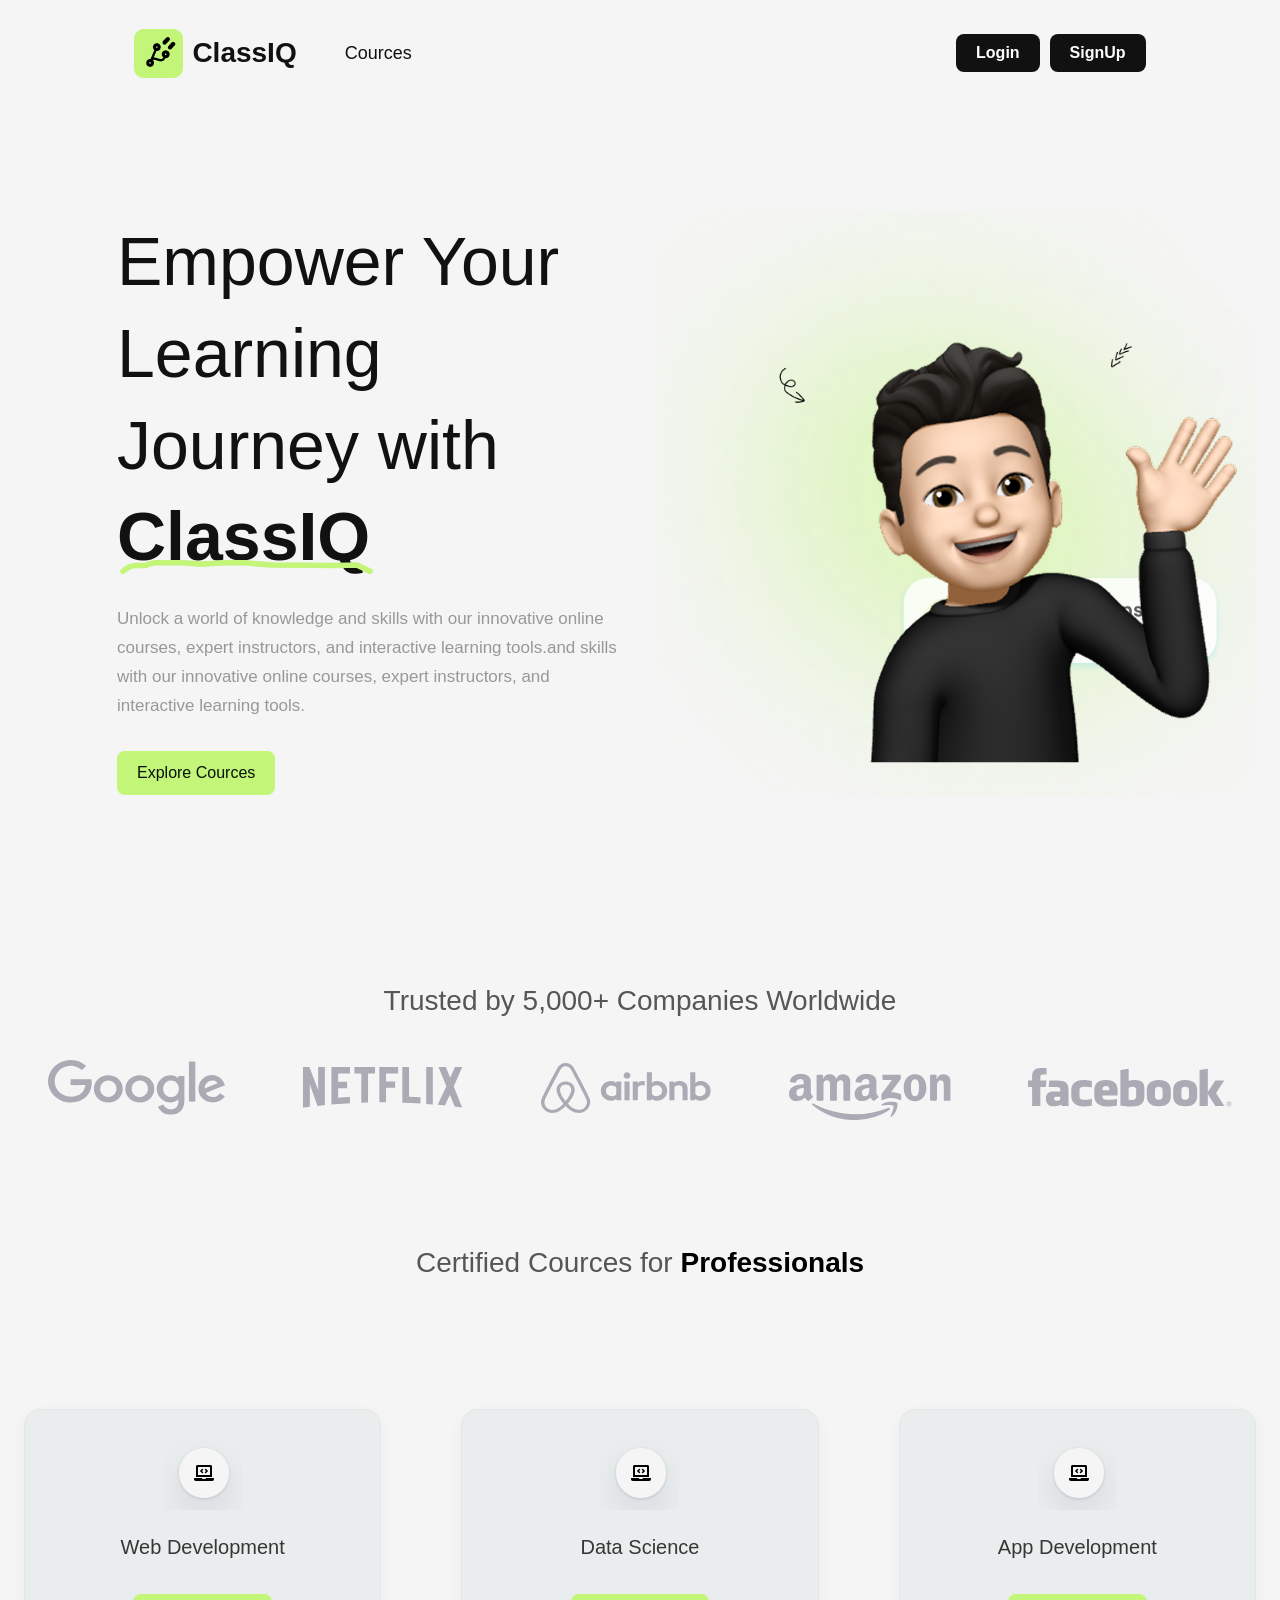
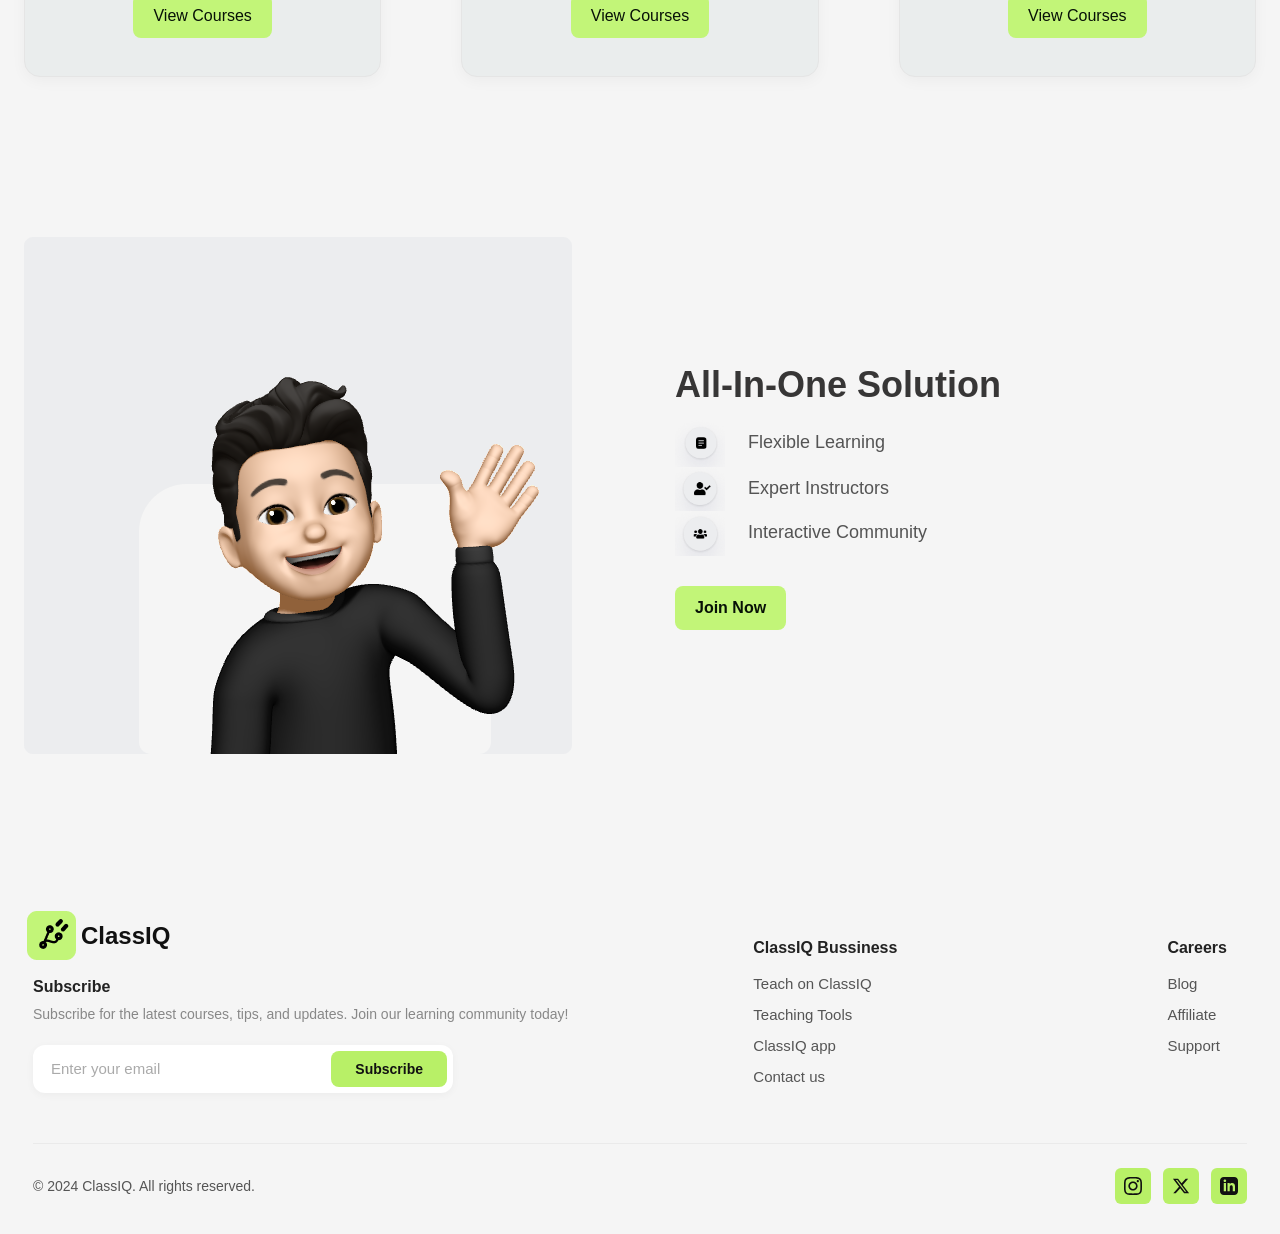
<file: index.html>
<!DOCTYPE html>
<html lang="en">
<head>
  <meta charset="UTF-8">
  <meta name="viewport" content="width=device-width, initial-scale=1.0">
   <link href="assets/logo.png" rel="icon" type="image/x-icon">
  <meta name="description" content="ClassIQ - Empower your learning journey.">
  <title>ClassIQ | Home</title>
  <link rel="stylesheet" href="css/style.css">
</head>
<body>
  <header class="site-header">
    <a class="brand" href="index.html" aria-label="ClassIQ home">
       <img src="assets/logo.png" alt="ClassIQ Logo" />
      <span>ClassIQ</span>
    </a>
    <nav class="main-nav" aria-label="Main navigation">
      <a href="#courses">Cources</a>
    </nav>
    <div class="header-actions">
      <a class="btn btn-dark btn-small" href="signin.html">Login</a>
      <a class="btn btn-dark btn-small" href="signup.html">SignUp</a>
    </div>
  </header>

  <main>
    <section class="hero container">
      <div class="hero-copy">
        <h1>Empower Your Learning Journey with <span>ClassIQ <img src="assets/vector.svg"/></span></h1>
        <p>Unlock a world of knowledge and skills with our innovative online courses, expert instructors, and interactive learning tools.and skills with our innovative online courses, expert instructors, and interactive learning tools.</p>
        <a class="btn btn-green-hero" href="#courses">Explore Cources</a>
      </div>
      <div class="hero-art" aria-label="Learning illustration">
       <img src="assets/hero-img.png" />
      </div>
    </section>

    <section class="trusted container">
      <h2>Trusted by 5,000+ Companies Worldwide</h2>
      <div class="logo-row">
        <span><img src="assets/google-2015 1.svg"/></span>
        <span><img src="assets/netflix-3 1.svg"/></span>
        <span><img src="assets/airbnb 1.svg"/></span>
        <span><img class="amazon" src="assets/amazon-2 (1) 1.svg"/></span>
        <span><img src="assets/facebook.svg"/></span>
      </div>
    </section>

    <section class="courses container" id="courses">
      <div class="section-heading">
        <h2>Certified Cources for <span>Professionals</span></h2>
      </div>
      <div class="course-grid">
        <article class="course-card">
          <img src="assets/Group 2825.png"/>
          <h3>Web Development</h3>
          <a href="courses.html" class="btn btn-green-hero">View Courses</a>
        </article>
        <article class="course-card">
           <img src="assets/Group 2825.png"/>
          <h3>Data Science</h3>
          <a href="courses.html" class="btn btn-green-hero">View Courses</a>
        </article>
        <article class="course-card">
           <img src="assets/Group 2825.png"/>
          <h3>App Development</h3>
          <a href="courses.html" class="btn btn-green-hero">View Courses</a>
        </article>
      </div>
    </section>

    <section class="solution container">
      <div class="solution-art">
        <img src="assets/all-in-one.png" />
      </div>
      <div class="solution-copy">
        <h2>All-In-One Solution</h2>
        <div class="flexible">
          <img src="assets/flexible.png" width="50"/><span> Flexible Learning</span>
        </div>
        <div class="flexible">
          <img src="assets/expert.png" width="50"/><span> Expert Instructors</span>
        </div>
        <div class="flexible">
          <img src="assets/interactive.png" width="50"/><span> Interactive Community</span>
        </div>
        <a class="btn btn-green join-now" href="signup.html">Join Now</a>
      </div>
    </section>
  </main>

  <footer class="footer">
    <div class="footer-top">
      <!-- Left Column -->
      <div class="brand-section">
        <div class="logo">
          <div class="logo-icon">
            <img src="assets/logo.png" />
            <!-- <svg viewBox="0 0 24 24" fill="none" stroke="currentColor" stroke-width="2.5" stroke-linecap="round" stroke-linejoin="round">
              <path d="M18 8A6 6 0 0 0 6 8c0 7-3 9-3 9h18s-3-2-3-9"></path>
              <path d="M13.73 21a2 2 0 0 1-3.46 0"></path>
            </svg> -->
          </div>
          ClassIQ
        </div>
        <div class="subscribe-title">Subscribe</div>
        <div class="subscribe-desc">
          Subscribe for the latest courses, tips, and updates. Join our learning community today!
        </div>
        <form class="subscribe-form" id="newsletterForm">
          <input type="email" id="emailInput" placeholder="Enter your email" required>
          <button type="submit" class="subscribe-btn">Subscribe</button>
        </form>
      </div>

      <!-- Right Link Columns -->
      <div class="links-section">
        <div class="link-group">
          <h4>ClassIQ Bussiness</h4>
          <a href="#">Teach on ClassIQ</a>
          <a href="#">Teaching Tools</a>
          <a href="#">ClassIQ app</a>
          <a href="#">Contact us</a>
        </div>
        <div class="link-group">
          <h4>Careers</h4>
          <a href="#">Blog</a>
          <a href="#">Affiliate</a>
          <a href="#">Support</a>
        </div>
      </div>
    </div>

    <!-- Bottom Section -->
    <div class="footer-bottom">
      <div class="copyright">
        © 2024 ClassIQ. All rights reserved.
      </div>
      <div class="social-links">
        <a href="#" class="social-icon" aria-label="Instagram">
          <svg viewBox="0 0 24 24">
            <path d="M12 2.163c3.204 0 3.584.012 4.85.07 3.252.148 4.771 1.691 4.919 4.919.058 1.265.069 1.645.069 4.849 0 3.205-.012 3.584-.069 4.849-.149 3.225-1.664 4.771-4.919 4.919-1.266.058-1.644.07-4.85.07-3.204 0-3.584-.012-4.849-.07-3.26-.149-4.771-1.699-4.919-4.92-.058-1.265-.07-1.644-.07-4.849 0-3.204.013-3.583.07-4.849.149-3.227 1.664-4.771 4.919-4.919 1.266-.057 1.645-.069 4.849-.069zm0-2.163c-3.259 0-3.667.014-4.947.072-4.358.2-6.78 2.618-6.98 6.98-.059 1.281-.073 1.689-.073 4.948 0 3.259.014 3.668.072 4.948.2 4.358 2.618 6.78 6.98 6.98 1.281.058 1.689.072 4.948.072 3.259 0 3.668-.014 4.948-.072 4.354-.2 6.782-2.618 6.979-6.98.059-1.28.073-1.689.073-4.948 0-3.259-.014-3.667-.072-4.947-.196-4.354-2.617-6.78-6.979-6.98-1.281-.059-1.69-.073-4.949-.073zm0 5.838c-3.403 0-6.162 2.759-6.162 6.162s2.759 6.163 6.162 6.163 6.162-2.759 6.162-6.163c0-3.403-2.759-6.162-6.162-6.162zm0 10.162c-2.209 0-4-1.79-4-4 0-2.209 1.791-4 4-4s4 1.791 4 4c0 2.21-1.791 4-4 4zm6.406-11.845c-.796 0-1.441.645-1.441 1.44s.645 1.44 1.441 1.44c.795 0 1.439-.645 1.439-1.44s-.644-1.44-1.439-1.44z"/>
          </svg>
        </a>
        <!-- X (Twitter) -->
        <a href="#" class="social-icon" aria-label="X (Twitter)">
          <svg viewBox="0 0 24 24">
            <path d="M18.244 2.25h3.308l-7.227 8.26 8.502 11.24H16.17l-5.214-6.817L4.99 21.75H1.68l7.73-8.835L1.254 2.25H8.08l4.713 6.231zm-1.161 17.52h1.833L7.084 4.126H5.117z"/>
          </svg>
        </a>
        <!-- LinkedIn -->
        <a href="#" class="social-icon" aria-label="LinkedIn">
          <svg viewBox="0 0 24 24">
            <path d="M19 0h-14c-2.761 0-5 2.239-5 5v14c0 2.761 2.239 5 5 5h14c2.762 0 5-2.239 5-5v-14c0-2.761-2.238-5-5-5zm-11 19h-3v-11h3v11zm-1.5-12.268c-.966 0-1.75-.79-1.75-1.764s.784-1.764 1.75-1.764 1.75.79 1.75 1.764-.783 1.764-1.75 1.764zm13.5 12.268h-3v-5.604c0-3.368-4-3.113-4 0v5.604h-3v-11h3v1.765c1.396-2.586 7-2.777 7 2.476v6.759z"/>
          </svg>
        </a>
      </div>
    </div>
  </footer>

  <script src="js/script.js"></script>
</body>
</html>
</file>
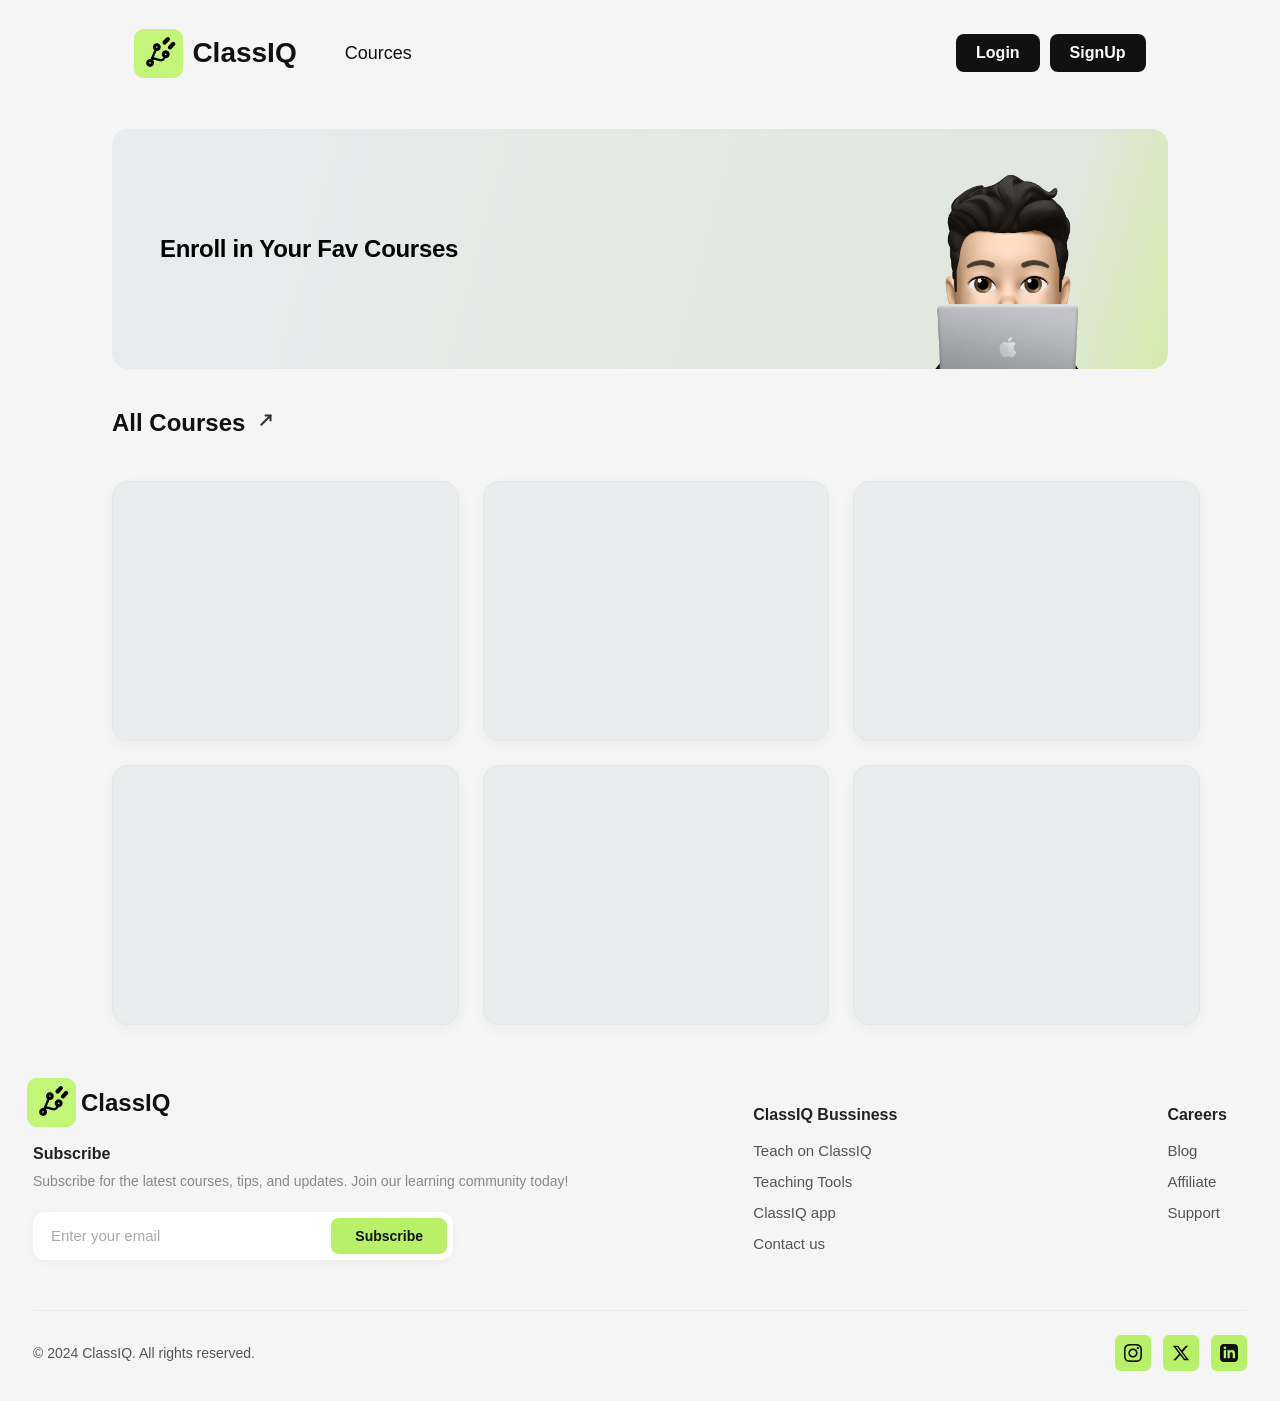
<file: courses.html>
<!DOCTYPE html>
<html lang="en">
<head>
  <meta charset="UTF-8">
  <meta name="viewport" content="width=device-width, initial-scale=1.0">
   <link href="assets/logo.png" rel="icon" type="image/x-icon">
  <meta name="description" content="ClassIQ - Empower your learning journey.">
  <title>ClassIQ | Home</title>
  <link rel="stylesheet" href="css/style.css">
</head>

<body>

    <!-- Navbar -->
    <header class="site-header">
    <a class="brand" href="index.html" aria-label="ClassIQ home">
       <img src="assets/logo.png" alt="ClassIQ Logo" />
      <span>ClassIQ</span>
    </a>
    <nav class="main-nav" aria-label="Main navigation">
      <a href="#courses">Cources</a>
    </nav>
    <div class="header-actions">
      <a class="btn btn-dark btn-small" href="signin.html">Login</a>
      <a class="btn btn-dark btn-small" href="signup.html">SignUp</a>
    </div>
  </header>

  <div class="container">
    <!-- Hero Section -->
    <section class="hero-banner">
      <h1 class="hero-title">Enroll in Your Fav Courses</h1>
      <div class="hero-avatar">
        <img src="assets/Image 1.svg" />
        
      </div>
    </section>

    <!-- Main Content -->
    <main class="course-main">
      <div class="section-header">
        <h2 class="section-title">All Courses</h2>
        <svg class="share-icon" viewBox="0 0 24 24" fill="none" stroke="currentColor" stroke-width="2.5" stroke-linecap="round" stroke-linejoin="round">
          <path d="M15 3h6v6"></path>
          <path d="M10 14L21 3"></path>

        </svg>
      </div>

      <div class="courses-grid" id="coursesGrid">
        <div class="course-card"></div>
        <div class="course-card"></div>
        <div class="course-card"></div>
        <div class="course-card"></div>
        <div class="course-card"></div>
        <div class="course-card"></div>
      </div>
    </main>
  
</div>

<footer class="footer">
    <div class="footer-top">
      <!-- Left Column -->
      <div class="brand-section">
        <div class="logo">
          <div class="logo-icon">
            <img src="assets/logo.png" />
            <!-- <svg viewBox="0 0 24 24" fill="none" stroke="currentColor" stroke-width="2.5" stroke-linecap="round" stroke-linejoin="round">
              <path d="M18 8A6 6 0 0 0 6 8c0 7-3 9-3 9h18s-3-2-3-9"></path>
              <path d="M13.73 21a2 2 0 0 1-3.46 0"></path>
            </svg> -->
          </div>
          ClassIQ
        </div>
        <div class="subscribe-title">Subscribe</div>
        <div class="subscribe-desc">
          Subscribe for the latest courses, tips, and updates. Join our learning community today!
        </div>
        <form class="subscribe-form" id="newsletterForm">
          <input type="email" id="emailInput" placeholder="Enter your email" required>
          <button type="submit" class="subscribe-btn">Subscribe</button>
        </form>
      </div>

      <!-- Right Link Columns -->
      <div class="links-section">
        <div class="link-group">
          <h4>ClassIQ Bussiness</h4>
          <a href="#">Teach on ClassIQ</a>
          <a href="#">Teaching Tools</a>
          <a href="#">ClassIQ app</a>
          <a href="#">Contact us</a>
        </div>
        <div class="link-group">
          <h4>Careers</h4>
          <a href="#">Blog</a>
          <a href="#">Affiliate</a>
          <a href="#">Support</a>
        </div>
      </div>
    </div>

    <!-- Bottom Section -->
    <div class="footer-bottom">
      <div class="copyright">
        © 2024 ClassIQ. All rights reserved.
      </div>
      <div class="social-links">
        <a href="#" class="social-icon" aria-label="Instagram">
          <svg viewBox="0 0 24 24">
            <path d="M12 2.163c3.204 0 3.584.012 4.85.07 3.252.148 4.771 1.691 4.919 4.919.058 1.265.069 1.645.069 4.849 0 3.205-.012 3.584-.069 4.849-.149 3.225-1.664 4.771-4.919 4.919-1.266.058-1.644.07-4.85.07-3.204 0-3.584-.012-4.849-.07-3.26-.149-4.771-1.699-4.919-4.92-.058-1.265-.07-1.644-.07-4.849 0-3.204.013-3.583.07-4.849.149-3.227 1.664-4.771 4.919-4.919 1.266-.057 1.645-.069 4.849-.069zm0-2.163c-3.259 0-3.667.014-4.947.072-4.358.2-6.78 2.618-6.98 6.98-.059 1.281-.073 1.689-.073 4.948 0 3.259.014 3.668.072 4.948.2 4.358 2.618 6.78 6.98 6.98 1.281.058 1.689.072 4.948.072 3.259 0 3.668-.014 4.948-.072 4.354-.2 6.782-2.618 6.979-6.98.059-1.28.073-1.689.073-4.948 0-3.259-.014-3.667-.072-4.947-.196-4.354-2.617-6.78-6.979-6.98-1.281-.059-1.69-.073-4.949-.073zm0 5.838c-3.403 0-6.162 2.759-6.162 6.162s2.759 6.163 6.162 6.163 6.162-2.759 6.162-6.163c0-3.403-2.759-6.162-6.162-6.162zm0 10.162c-2.209 0-4-1.79-4-4 0-2.209 1.791-4 4-4s4 1.791 4 4c0 2.21-1.791 4-4 4zm6.406-11.845c-.796 0-1.441.645-1.441 1.44s.645 1.44 1.441 1.44c.795 0 1.439-.645 1.439-1.44s-.644-1.44-1.439-1.44z"/>
          </svg>
        </a>
        <!-- X (Twitter) -->
        <a href="#" class="social-icon" aria-label="X (Twitter)">
          <svg viewBox="0 0 24 24">
            <path d="M18.244 2.25h3.308l-7.227 8.26 8.502 11.24H16.17l-5.214-6.817L4.99 21.75H1.68l7.73-8.835L1.254 2.25H8.08l4.713 6.231zm-1.161 17.52h1.833L7.084 4.126H5.117z"/>
          </svg>
        </a>
        <!-- LinkedIn -->
        <a href="#" class="social-icon" aria-label="LinkedIn">
          <svg viewBox="0 0 24 24">
            <path d="M19 0h-14c-2.761 0-5 2.239-5 5v14c0 2.761 2.239 5 5 5h14c2.762 0 5-2.239 5-5v-14c0-2.761-2.238-5-5-5zm-11 19h-3v-11h3v11zm-1.5-12.268c-.966 0-1.75-.79-1.75-1.764s.784-1.764 1.75-1.764 1.75.79 1.75 1.764-.783 1.764-1.75 1.764zm13.5 12.268h-3v-5.604c0-3.368-4-3.113-4 0v5.604h-3v-11h3v1.765c1.396-2.586 7-2.777 7 2.476v6.759z"/>
          </svg>
        </a>
      </div>
    </div>
  </footer>
  
</body>
</html>
</file>
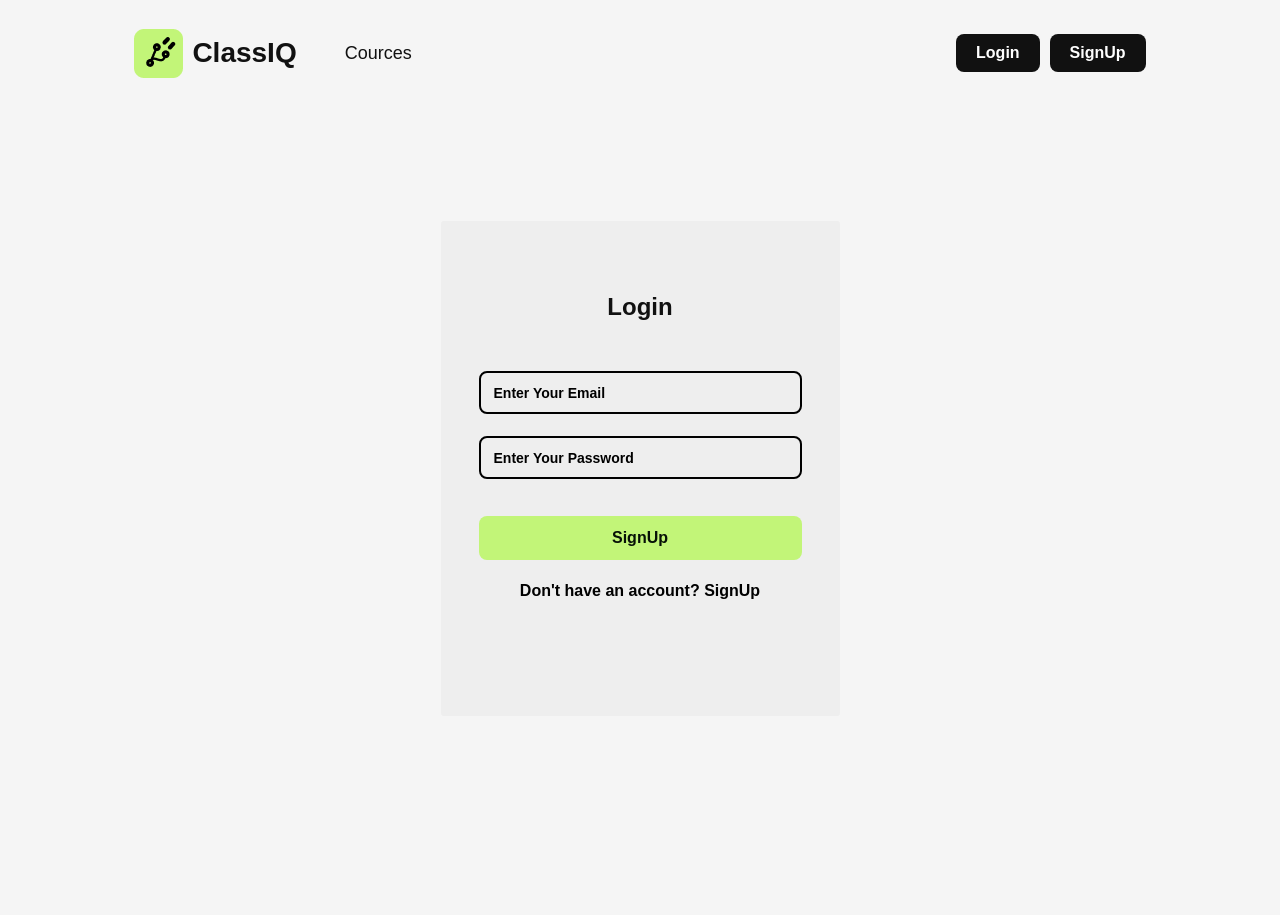
<file: signin.html>
<!DOCTYPE html>
<html lang="en">
<head>
  <meta charset="UTF-8">
  <meta name="viewport" content="width=device-width, initial-scale=1.0">
  <link href="assets/logo.png" rel="icon" type="image/x-icon">
  <title>ClassIQ | Sign In</title>
  <link rel="stylesheet" href="css/style.css">
</head>
<body class="auth-page">
  <header class="site-header">
   
    <a class="brand" href="index.html">
          <img src="assets/logo.png" alt="ClassIQ Logo" />
       <span>ClassIQ</span></a>
    <nav class="main-nav"><a href="index.html#courses">Cources</a></nav>
    <div class="header-actions"><a class="btn btn-dark btn-small" href="signin.html">Login</a><a class="btn btn-dark btn-small" href="signup.html">SignUp</a></div>
  </header>

  <main class="auth-main">
    <section class="auth-card">
      <h1>Login</h1>
      <form data-auth-form novalidate>
        <input id="email" name="email" type="email" placeholder="Enter Your Email" autocomplete="email">
        <input id="password" name="password" type="password" placeholder="Enter Your Password" autocomplete="current-password">
        <button class="btn btn-green btn-full" type="submit">SignUp</button>
      </form>
      <p class="switch-auth">Don't have an account? <a href="signup.html">SignUp</a></p>
    </section>
  </main>
  <script src="js/script.js"></script>
</body>
</html>
</file>
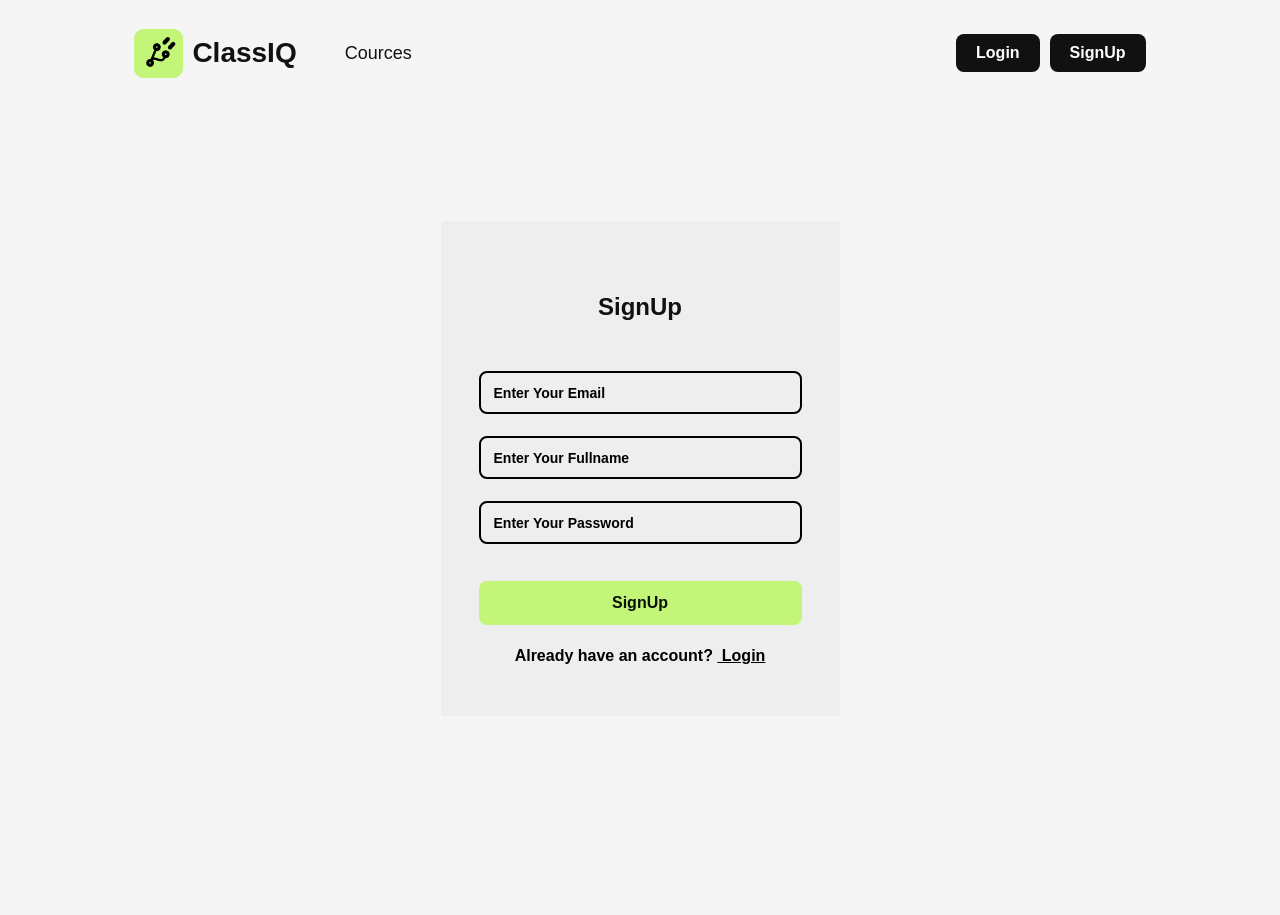
<file: signup.html>
<!DOCTYPE html>
<html lang="en">
<head>
  <meta charset="UTF-8">
  <meta name="viewport" content="width=device-width, initial-scale=1.0">
  <link href="assets/logo.png" rel="icon" type="image/x-icon">
  <title>ClassIQ | Sign Up</title>
  <link rel="stylesheet" href="css/style.css">
</head>
<body class="auth-page">
  <header class="site-header">
   
    <a class="brand" href="index.html">
          <img src="assets/logo.png" alt="ClassIQ Logo" />
       <span>ClassIQ</span></a>
    <nav class="main-nav"><a href="index.html#courses">Cources</a></nav>
    <div class="header-actions"><a class="btn btn-dark btn-small" href="signin.html">Login</a><a class="btn btn-dark btn-small" href="signup.html">SignUp</a></div>
  </header>

  <main class="auth-main">
    <section class="auth-card">
      <h1>SignUp</h1>
      <form>
        <input id="email" name="email" type="email" placeholder="Enter Your Email" autocomplete="email">
        <input id="fullname" name="fullname" type="text" placeholder="Enter Your Fullname" autocomplete="name">
        <input id="password" name="password" type="password" placeholder="Enter Your Password" autocomplete="current-password">
        <button class="btn btn-green btn-full" type="submit">SignUp</button>
      </form>
      <p class="switch-auth switch-auth-signup">Already have an account? <a href="signin.html"> Login</a></p>
    </section>
  </main>
  <script src="js/script.js"></script>
</body>
</html>
</file>
<file: css/style.css>
* {
    box-sizing: border-box
}
@import url('https://fonts.googleapis.com/css2?family=Poppins:wght@300;400;500;600;700&display=swap');


html {
    scroll-behavior: smooth
}

body {
    margin: 0;
    font-family: 'Poppins', sans-serif;
    color: #111;
    background: #F5F5F5
}

a {
    text-decoration: none;
    color: inherit
}

.container {
    /* width: min(1180px, calc(100% - 48px)); */
    width: min(1381px, calc(100% - 48px));
    margin-inline: auto
}

.site-header {
    height: 76px;
    padding: 0 10.5%;
    display: flex;
    align-items: center;
    gap: 48px;
    background: #F5F5F5;
    margin-top: 15px
}

.brand {
    display: inline-flex;
    align-items: center;
    gap: 9px;
    font-weight: 700;
    font-size: 22px
}

.brand span {
    font-size: 28px;
}


.main-nav {
    margin-right: auto
}

.main-nav a {
    font-size: 18px
}

.header-actions {
    display: flex;
    gap: 10px
}

.btn {
    display: inline-flex;
    justify-content: center;
    align-items: center;
    border: 0;
    cursor: pointer;
    font-weight: 600;
    border-radius: 8px;
    padding: 13px 25px;
    font-size: 16px;
    padding-left: 1.25rem;
    padding-right: 1.25rem;
}

.btn-dark {
    background: #111;
    color: #fff
}

.btn-green {
    background: #C2F578;
    color: #071107;
}
.btn-green-hero {
    background: #C2F578;
    color: #071107;
    font-weight:300;
}
.btn-small {
    padding: 10px 20px
}

.hero {
    min-height: 540px;
    display: grid;
    grid-template-columns: 1fr 1fr;
    align-items: center;
    gap: 30px
}

.hero-copy {
    padding: 125px 0;
    margin-left: 93px;
}

.hero-copy span {
font-weight: 800;
}

.hero h1 {
    font-size: 68px;
    line-height: 1.35;
    max-width: 620px;
    margin: 0 0 22px;
    font-weight: 100;
}

.hero h1 span {
    position: relative;
    white-space: nowrap
}

.hero h1 span img {
    position: absolute;
    width: 100%;
    left: 3px;
    bottom:0px;
}

.hero p {
    font-size: 17px;
    line-height: 1.7;
    max-width: 590px;
    color: #96989A;
    margin: 0 0 30px
}

.hero-art,
.solution-art {
    min-height: 400px;
    position: relative;
    overflow: hidden
}

.hero-art img {
    width: 100%;
}

.hero-circle,
.solution-circle {
    position: absolute;
    width: 360px;
    height: 360px;
    border-radius: 50%;
    background: #eff8eb;
    left: 50%;
    top: 50%;
    transform: translate(-50%, -50%)
}

.person {
    position: absolute;
    background: #111;
    border-radius: 48% 48% 20% 20%;
    width: 130px;
    height: 190px;
    left: 48%;
    top: 48%;
    transform: translate(-50%, -50%) rotate(-7deg)
}

.person i {
    position: absolute;
    width: 75px;
    height: 75px;
    border-radius: 50%;
    background: #f2b38e;
    left: 28px;
    top: -55px
}

.person b {
    position: absolute;
    width: 160px;
    height: 20px;
    background: #111;
    bottom: -35px;
    left: -15px;
    border-radius: 50%
}

.book {
    position: absolute;
    width: 150px;
    height: 18px;
    background: #72d343;
    border-radius: 5px;
    transform: rotate(-15deg);
    left: 25%;
    top: 65%
}

.book-two {
    background: #111;
    left: 62%;
    top: 35%;
    transform: rotate(20deg);
    width: 105px
}

.plant {
    position: absolute;
    right: 10%;
    bottom: 15%;
    width: 80px;
    height: 90px
}

.plant:after {
    content: "";
    position: absolute;
    bottom: 0;
    left: 28px;
    width: 30px;
    height: 35px;
    background: #e4a96d;
    border-radius: 3px
}

.plant span {
    position: absolute;
    bottom: 25px;
    width: 35px;
    height: 55px;
    background: #72d343;
    border-radius: 100% 0 100% 0;
    transform-origin: bottom
}

.plant span:nth-child(1) {
    left: 5px;
    transform: rotate(-35deg)
}

.plant span:nth-child(2) {
    left: 30px;
    transform: rotate(0)
}

.plant span:nth-child(3) {
    left: 48px;
    transform: rotate(35deg)
}

.trusted {
    padding: 65px 0 75px;
    text-align: center
}

.trusted h2,
.section-heading h2 {
    color: #565656;
    font-size: 28px;
    margin: 0 0 38px;
    font-weight: 300;
}
.section-heading h2 span {
    font-weight: 600;
    color: #000000;
}
.amazon {
        margin-top: 19px;
}

.logo-row {
    display: flex;
    justify-content: space-around;
    align-items: center;
    gap: 30px;
    flex-wrap: wrap;
    font-weight: 700;
    font-size: 22px;
    color: #333
}

.logo-row span:nth-child(2) {
    font-weight: 500;
    letter-spacing: 1px
}

.logo-row span:nth-child(3) {
    font-weight: 600
}

.logo-row span:nth-child(4) {
    font-size: 24px
}

.courses {
    padding: 45px 0 85px
}

.section-heading {
    text-align: center
}

.course-grid {
    display: grid;
    grid-template-columns: repeat(3, 1fr);
    gap: 80px;
    margin-top: 130px;
}

.course-card {
    border: 1px solid #e5e5e5;
    border-radius: 31px;
    padding: 30px;
    min-height: 260px;
    box-shadow: 0 4px 15px rgba(0, 0, 0, .04);
    background-color: #ECEDEF;
    text-align: center;
}

.course-icon {
    width: 52px;
    height: 52px;
    border-radius: 12px;
    background: #eff8eb;
    display: grid;
    place-items: center;
    font-weight: 700;
    font-size: 22px
}

.course-card h3 {
    font-size: 20px;
    margin: 22px 0 10px;
    color: #373636;
    font-weight: 500;
        margin-bottom: 35px;
}

.course-card p {
    color: #666;
    line-height: 1.6;
    min-height: 52px
}

.text-link {
    font-weight: 600;
    text-decoration: underline
}

.solution {
    padding: 75px 0 100px;
    display: grid;
    grid-template-columns: 1fr 1fr;
    gap: 70px;
    align-items: center
}

.solution-copy h2 {
    font-size: 36px;
    margin: 0 0 14px;
    color: #373636;
}

.solution-copy>p {
    color: #666;
    line-height: 1.6
}

.solution-copy ul {
    list-style: none;
    padding: 0;
    margin: 28px 0
}

.solution-copy li {
    padding-left: 0;
    margin: 20px 0;
    display: flex;
    flex-direction: column;
    gap: 4px
}

.solution-copy li:before {
    content: "✓";
    color: #45ad21;
    font-weight: 700;
    margin-right: 8px
}

.solution-copy li strong {
    font-size: 16px
}

.solution-copy li span {
    color: #666;
    font-size: 14px;
    padding-left: 24px
}
.flexible img{
        vertical-align: middle;
       
}
.flexible span{
         color: #545454;
    font-size: 18px;
    padding-left: 18px
}

.join-now {
    margin-top: 30px;
}
.laptop {
    position: absolute;
    width: 230px;
    height: 150px;
    background: #111;
    border-radius: 10px;
    left: 48%;
    top: 48%;
    transform: translate(-50%, -50%) rotate(-4deg);
    padding: 12px
}

.laptop div {
    height: 100%;
    background: #eff8eb;
    border-radius: 3px
}

.person-small {
    width: 90px;
    height: 130px;
    left: 30%;
    top: 52%
}

.person-small i {
    width: 52px;
    height: 52px;
    left: 19px;
    top: -38px
}

.auth-page {
    min-height: 100vh
}

.auth-main {
    min-height: calc(100vh - 145px);
    display: grid;
    place-items: center;
    padding: 55px 20px
}

.auth-card {
    width: min(399px, 100%);
    background: #eee;
    height: 495px;
    padding: 42px 38px 35px;
    border-radius: 3px
}

.auth-card h1 {
    text-align: center;
    font-size: 24px;
    margin: 30px 0 50px
}

.auth-card form {
    display: flex;
    flex-direction: column
}

.auth-card label {
    font-size: 13px;
    margin: 0 0 7px
}

.auth-card input {
    height: 43px;
    border: 2px solid #000000;
    background: #eeeeee;
    border-radius: 8px;
    padding: 0 13px;
    margin-bottom: 22px;
    font-size: 14px;
    outline: none;
        font-weight: 600;
}


::placeholder { 
    color: #000000;
}


.auth-card input:focus {
    border-color: #000000
}

.btn-full {
    width: 100%;
    margin-top: 15px
}

.switch-auth {
    text-align: center;
    color: #000000;
    margin: 22px 0 0;
    font-weight: 600;
}

.switch-auth-signup a {
    text-decoration: underline;
    font-weight: 600;
}

.form-message {
    font-size: 12px;
    text-align: center;
    margin: 12px 0 0;
    min-height: 15px
}

.signup-card {
    padding-top: 38px
}

@media(max-width:850px) {
    .site-header {
        padding: 0 20px;
        gap: 20px
    }

    .main-nav {
        display: none
    }

    .header-actions {
        margin-left: auto
    }

    .hero {
        grid-template-columns: 1fr;
        text-align: center;
        padding-top: 30px
    }

    .hero-copy {
        padding: 25px 0 0;
        margin-left: 0;
    }

    .hero h1 {
        font-size: 40px;
        margin-inline: auto
    }

    .hero p {
        margin-inline: auto
    }

    .hero-art {
        min-height: 330px
    }

    .course-grid {
        grid-template-columns: 1fr 1fr;
        margin-top: 10px
    }

    .solution {
        grid-template-columns: 1fr;
        gap: 20px
    }

    .solution-copy {
        order: 1
    }

    .solution-art {
        order: 2
    }

    .footer-grid {
        grid-template-columns: 1fr 1fr
    }

    .logo-row {
        gap: 25px
    }

    .auth-main {
        padding-top: 35px
    }
}

@media(max-width:560px) {
    .container {
        width: min(100% - 30px, 1180px)
    }

    .site-header {
        height: 68px
    }

    .brand {
        font-size: 19px
    }

    .brand-mark {
        width: 24px;
        height: 24px
    }

    .header-actions {
        gap: 6px
    }

    .btn-small {
        padding: 12px 24px;
        font-size: 12px
    }

    .hero h1 {
        font-size: 34px
    }

    .hero p {
        font-size: 15px
    }

    .hero-art {
        min-height: 280px
    }

    .hero-circle,
    .solution-circle {
        width: 280px;
        height: 280px
    }

    .course-grid {
        grid-template-columns: 1fr;
        margin-top: 10px;
    }

    .trusted h2,
    .section-heading h2 {
        font-size: 24px
    }

    .logo-row {
        font-size: 18px
    }

    .footer-grid {
        grid-template-columns: 1fr
    }

    .subscribe {
        max-width: none
    }

    .auth-main {
        padding: 25px 15px
    }

    .auth-card {
        padding: 32px 22px 28px
    }
}


.footer {
      color: #333;
      padding: 60px 33px 30px;
      margin: 0 auto;
    }

    .footer-top {
      display: flex;
      justify-content: space-between;
      gap: 40px;
      padding-bottom: 50px;
    }

    /* Left Column */
    .brand-section {
      flex: 1.5;
      max-width: 600px;
    }

    .logo {
      display: flex;
      align-items: center;
      gap: 12px;
      font-size: 24px;
      font-weight: 700;
      color: #111;
      margin-bottom: 24px;
    }

    .logo-icon {
      width: 36px;
      height: 36px;
      background-color: #b8f067;
      border-radius: 8px;
      display: flex;
      align-items: center;
      justify-content: center;
    }

    .logo-icon svg {
      width: 20px;
      height: 20px;
      stroke: #111;
    }

    .subscribe-title {
      font-size: 16px;
      font-weight: 700;
      margin-bottom: 8px;
      color: #222;
    }

    .subscribe-desc {
      font-size: 14px;
      color: #888;
      margin-bottom: 20px;
      line-height: 1.5;
    }

    .subscribe-form {
      display: flex;
      background: #ffffff;
      border-radius: 12px;
      padding: 6px 6px 6px 16px;
      box-shadow: 0 2px 8px rgba(0, 0, 0, 0.04);
      max-width: 420px;
    }

    .subscribe-form input {
      border: none;
      outline: none;
      width: 100%;
      font-size: 15px;
      color: #333;
      background: transparent;
    }

    .subscribe-form input::placeholder {
      color: #aaa;
    }

    .subscribe-btn {
      background-color: #b8f067;
      color: #111;
      border: none;
      padding: 10px 24px;
      border-radius: 8px;
      font-size: 14px;
      font-weight: 600;
      cursor: pointer;
      transition: background-color 0.2s ease;
      white-space: nowrap;
    }

    .subscribe-btn:hover {
      background-color: #a3e645;
    }

    /* Right Columns / Links */
    .links-section {
      display: flex;
      gap: 250px;
    }

    .link-group {
      display: flex;
      flex-direction: column;
      gap: 14px;
      margin-right: 20px;
    }

    .link-group h4 {
      font-size: 16px;
      font-weight: 700;
      color: #222;
      margin-bottom: 4px;
    }

    .link-group a {
      text-decoration: none;
      color: #555;
      font-size: 15px;
      transition: color 0.2s ease;
    }

    .link-group a:hover {
      color: #111;
    }

    /* Bottom Section */
    .footer-bottom {
      border-top: 1px solid #eaeaea;
      padding-top: 24px;
      display: flex;
      justify-content: space-between;
      align-items: center;
    }

    .copyright {
      font-size: 14px;
      color: #555;
    }

    .social-links {
      display: flex;
      gap: 12px;
    }

    .social-icon {
      width: 36px;
      height: 36px;
      background-color: #b8f067;
      border-radius: 6px;
      display: flex;
      align-items: center;
      justify-content: center;
      color: #111;
      text-decoration: none;
      font-size: 16px;
      transition: opacity 0.2s ease;
    }

    .social-icon:hover {
      opacity: 0.85;
    }

    /* Responsive adjustments */
    @media (max-width: 768px) {
      .footer-top {
        flex-direction: column;
      }
      .links-section {
        gap: 40px;
      }
      .footer-bottom {
        flex-direction: column;
        gap: 20px;
        align-items: flex-start;
      }
    }

    .social-icon {
      width: 36px;
      height: 36px;
      background-color: #b8f067;
      border-radius: 6px;
      display: flex;
      align-items: center;
      justify-content: center;
      color: #111;
      text-decoration: none;
      transition: opacity 0.2s ease;
    }

    .social-icon svg {
      width: 18px;
      height: 18px;
      fill: currentColor;
    }

    .social-icon:hover {
      opacity: 0.85;
    }


    /* Courses css */

    /* Hero Banner */
    .hero-banner {
      background: linear-gradient(105deg, #e9ecef 0%, #e1e7dc 88%, #d4ebaa 100%);
      border-radius: 16px;
      padding: 48px;
      display: flex;
      justify-content: space-between;
      align-items: center;
      position: relative;
      overflow: hidden;
      min-height: 240px;
      margin-bottom: 40px;
          margin: 0 88px;
              margin-top: 38px;
    }

    .hero-title {
      font-size: 24px;
      font-weight: 700;
      color: #000;
      letter-spacing: -0.3px;
    }

    .hero-avatar {
      position: absolute;
      right: 40px;
      bottom: -10px;
      width: 240px;
      pointer-events: none;
    }

    .hero-avatar img {
      width: 100%;
      height: auto;
      display: block;
    }

    /* Section Title */
    .section-header {
      display: flex;
      align-items: center;
      gap: 8px;
      margin-bottom: 24px;
    }

    .section-title {
      font-size: 24px;
      font-weight: 700;
      color: #111;
    }

    .share-icon {
      width: 20px;
      height: 20px;
      cursor: pointer;
      stroke: #333;
      transition: opacity 0.2s ease;
    }

    .share-icon:hover {
      opacity: 0.7;
    }

    /* Courses Grid */
    .courses-grid {
      display: grid;
      grid-template-columns: repeat(3, 1fr);
      gap: 24px;
    }
    .course-main {
        margin: 0 88px;
        margin-top: 20px;
    }
    .course-card {
      background-color: #eaeded;
      border-radius: 16px;
      aspect-ratio: 4 / 3;
      transition: transform 0.2s ease, box-shadow 0.2s ease;
      cursor: pointer;
    }

    .course-card:hover {
      transform: translateY(-4px);
      box-shadow: 0 10px 20px rgba(0, 0, 0, 0.05);
    }

    /* Responsive Design */
    @media (max-width: 900px) {
      .courses-grid {
        grid-template-columns: repeat(2, 1fr);
      }
    }

    @media (max-width: 600px) {
      .courses-grid {
        grid-template-columns: 1fr;
      }

      .hero-banner {
        padding: 32px 24px;
        min-height: 180px;
            margin: 0;
                margin-top: 20px;
      }

      .course-main {
        margin: 0;
        margin-top: 20px;
    }

      .hero-title {
        font-size: 20px;
                margin-bottom: 90px;
      }

      .hero-avatar {
        width: 160px;
        right: 10px;
      }
    }
</file>
